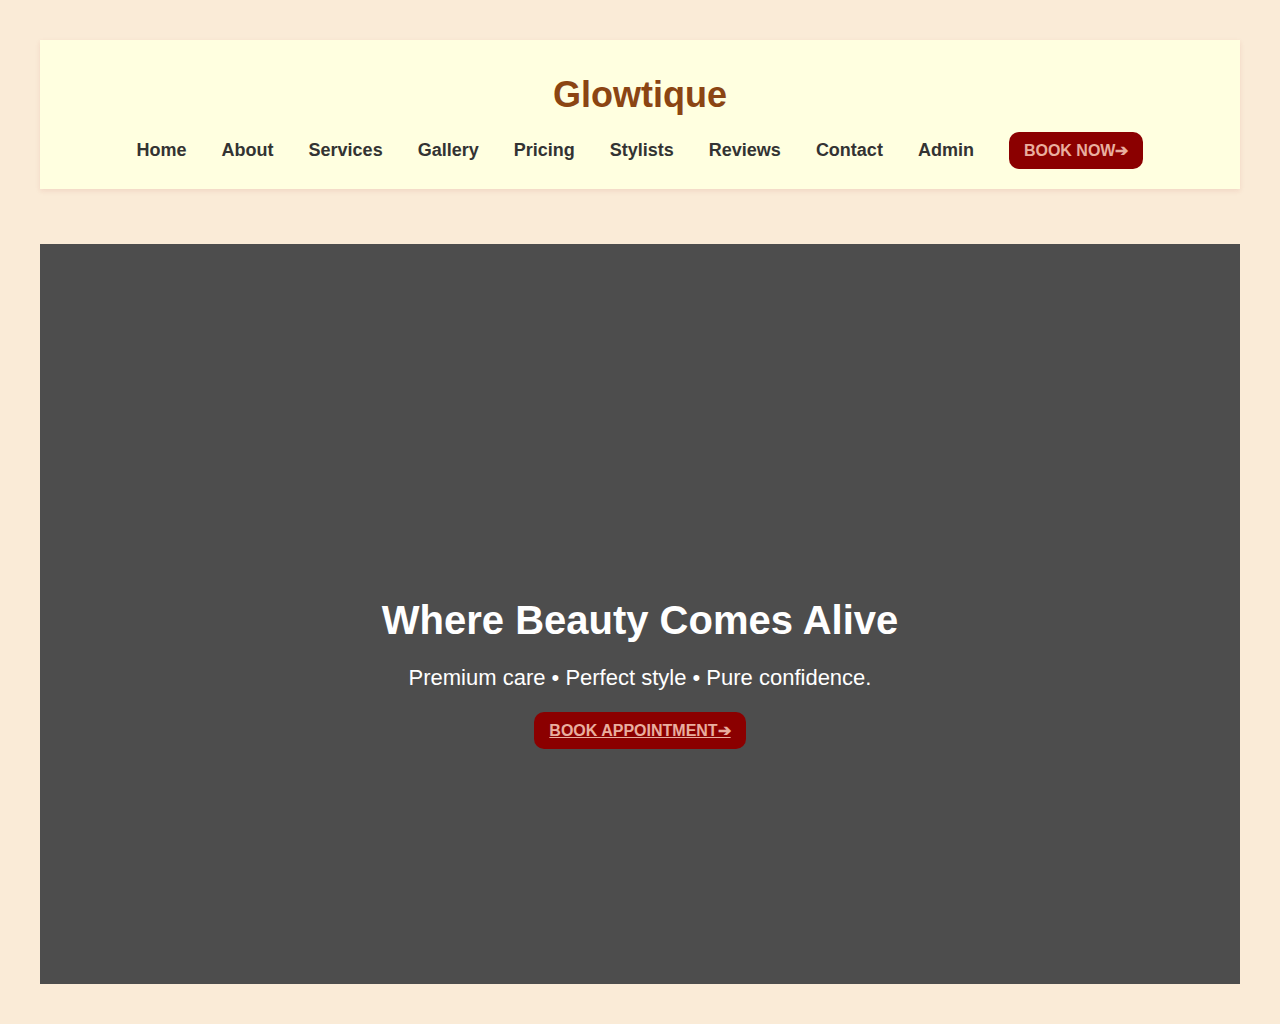
<file: index.html>
<!DOCTYPE html>
<html lang="en">
<head>
    <meta charset="UTF-8">
    <meta name="viewport" content="width=device-width, initial-scale=1.0">
    <title>Glowtique</title>
    <link rel="stylesheet" href="index.css">
</head>
<body>
    <header>
        <h1>Glowtique</h1>
        <nav>
            <ul>
                <li><a href="index.html">Home</a></li>
                <li><a href="about.html">About</a></li>
                <li><a href="services.html">Services</a></li>
                <li><a href="gallery.html">Gallery</a></li>
                <li><a href="pricing.html">Pricing</a></li>
                <li><a href="stylists.html">Stylists</a></li>
                <li><a href="reviews.html">Reviews</a></li>
                <li><a href="contact.html">Contact</a></li>
                <li><a class="admin-btn" href="admin_login.php" >Admin</a></li>
                <li><a class="book-btn" href="booking.html">BOOK NOW➔</a></li>   
            
            </ul>
        </nav>
    </header>
    <main>
        <section class="hero">
            <div class="hero-content">
                <h1>Where Beauty Comes Alive</h1>
                <p>Premium care • Perfect style • Pure confidence.</p>
                <a class="book-btn" href="booking.html">BOOK APPOINTMENT➔</a>
            </div>
        </section>
    </main>
</body>
</html>
</file>
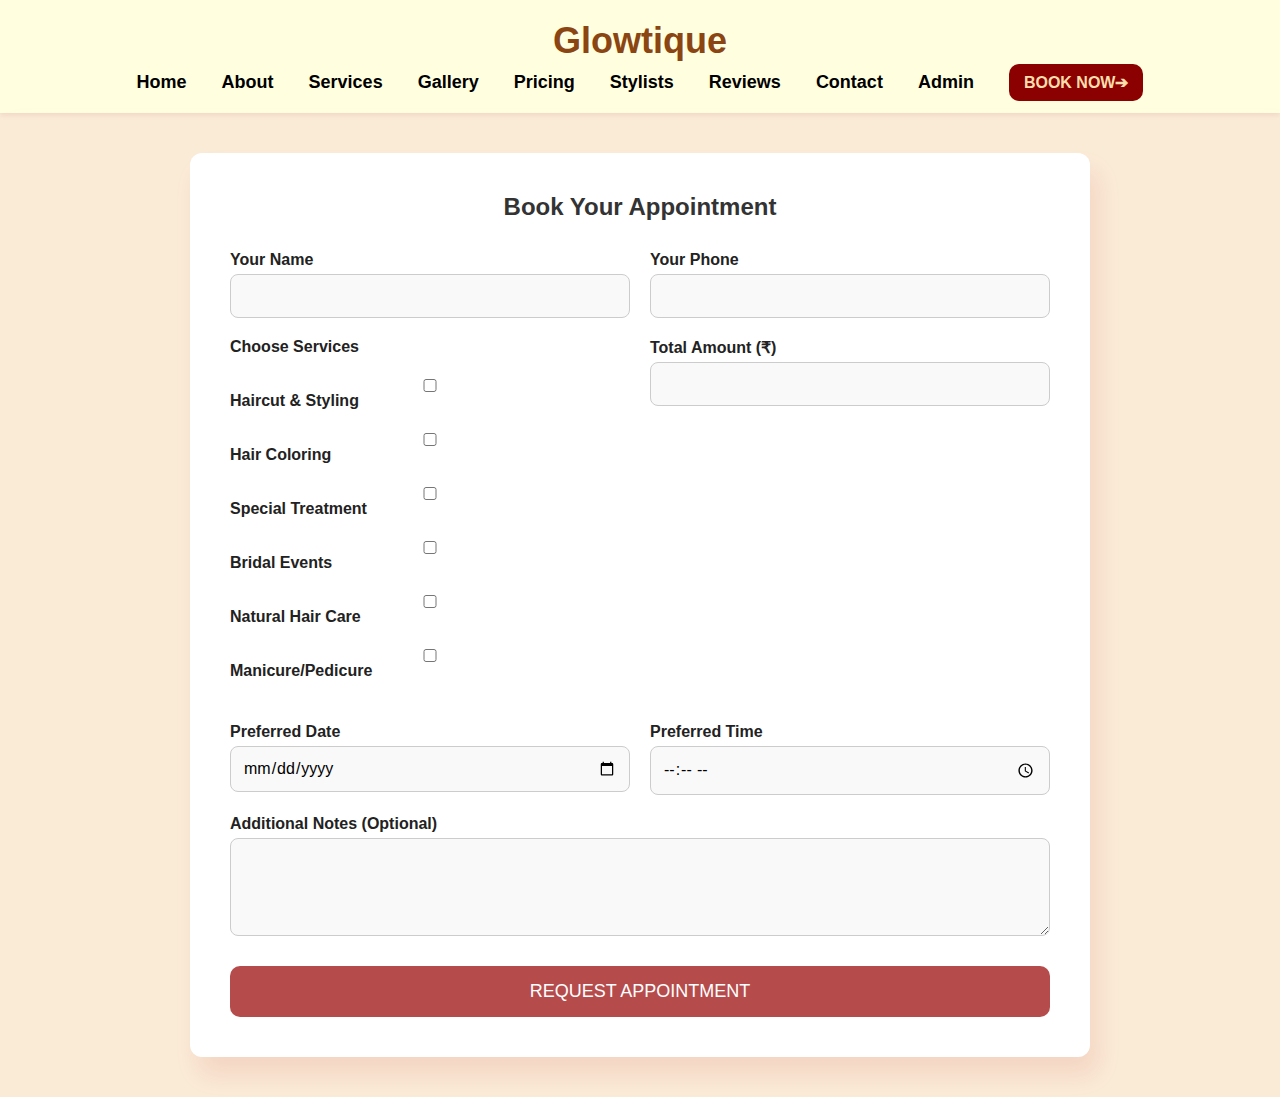
<file: booking.html>
<!DOCTYPE html>
<html lang="en">
<head>
  <meta charset="UTF-8">
  <title>Appointment Booking</title>
  <meta name="viewport" content="width=device-width, initial-scale=1.0">
  <link rel="stylesheet" href="booking.css">
  <script>
    // Service prices
    const servicePrices = {
      "Haircut & Styling": 1111,
      "Hair Coloring": 1600,
      "Special Treatment": 2799,
      "Bridal Events": 3000,
      "Natural Hair Care": 1999,
      "Manicure/Pedicure": 2000
    };

    // Calculate total amount based on checked services
    function calculateAmount() {
      let checkboxes = document.querySelectorAll('input[name="service[]"]:checked');
      let amount = 0;
      checkboxes.forEach(cb => {
        amount += servicePrices[cb.value] || 0;
      });
      document.getElementById("amount").value = amount;
    }

    // Validate form before submit
    function validateForm() {
      let checked = document.querySelectorAll('input[name="service[]"]:checked');
      if (checked.length === 0) {
        alert("Please select at least one service.");
        return false;
      }
      return true;
    }
  </script>
</head>
<body>
  <header>
    <h1>Glowtique</h1>
    <nav>
      <ul>
        <li><a href="index.html">Home</a></li>
        <li><a href="about.html">About</a></li>
        <li><a href="services.html">Services</a></li>
        <li><a href="gallery.html">Gallery</a></li>
        <li><a href="pricing.html">Pricing</a></li>
        <li><a href="stylists.html">Stylists</a></li>
        <li><a href="reviews.html">Reviews</a></li>
        <li><a href="contact.html">Contact</a></li>
        <li><a class="admin-btn" href="admin_login.php" >Admin</a></li>
        <li><a class="book-btn" href="booking.html">BOOK NOW➔</a></li>
      </ul>
    </nav>
  </header>

  <section class="booking-section">
    <form class="booking-form" action="booking.php" method="POST" onsubmit="return validateForm()">
      <h2>Book Your Appointment</h2>

      <div class="form-row">
        <div class="form-group">
          <label for="name">Your Name</label>
          <input type="text" id="name" name="name" required>
        </div>

        <div class="form-group">
          <label for="phone">Your Phone</label>
          <input type="tel" id="phone" name="phone" required>
        </div>

        <div class="form-group">
          <label>Choose Services</label><br>
          <input type="checkbox" id="service1" name="service[]" value="Haircut & Styling" onclick="calculateAmount()">
          <label for="service1">Haircut & Styling</label><br>

          <input type="checkbox" id="service2" name="service[]" value="Hair Coloring" onclick="calculateAmount()">
          <label for="service2">Hair Coloring</label><br>

          <input type="checkbox" id="service3" name="service[]" value="Special Treatment" onclick="calculateAmount()">
          <label for="service3">Special Treatment</label><br>

          <input type="checkbox" id="service4" name="service[]" value="Bridal Events" onclick="calculateAmount()">
          <label for="service4">Bridal Events</label><br>

          <input type="checkbox" id="service5" name="service[]" value="Natural Hair Care" onclick="calculateAmount()">
          <label for="service5">Natural Hair Care</label><br>

          <input type="checkbox" id="service6" name="service[]" value="Manicure/Pedicure" onclick="calculateAmount()">
          <label for="service6">Manicure/Pedicure</label><br>
        </div>

        <div class="form-group">
          <label for="amount">Total Amount (₹)</label>
          <input type="text" id="amount" name="amount" readonly required>
        </div>

        <div class="form-group">
          <label for="date">Preferred Date</label>
          <input type="date" id="date" name="date" required>
        </div>

        <div class="form-group">
          <label for="time">Preferred Time</label>
          <input type="time" id="time" name="time" required>
        </div>

        <div class="form-group full-width">
          <label for="message">Additional Notes (Optional)</label>
          <textarea id="message" name="message" rows="4"></textarea>
        </div>
      </div>

      <button type="submit" class="submit-btn">REQUEST APPOINTMENT</button>
    </form>
  </section>
</body>
</html>
</file>
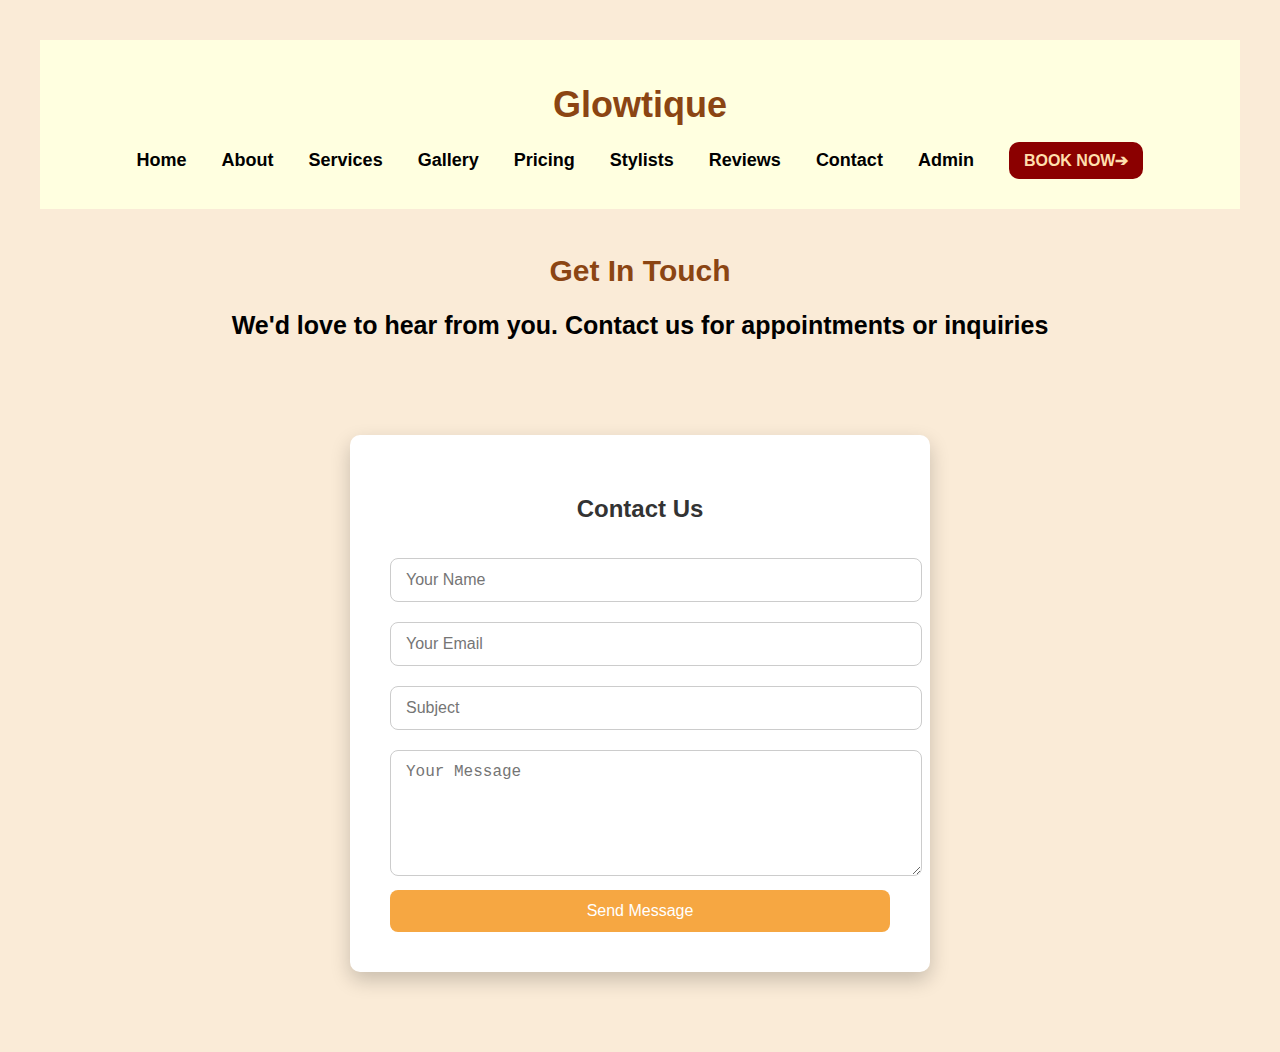
<file: contact.html>
<!DOCTYPE html>
<html lang="en">
<head>
  <meta charset="UTF-8" />
  <meta name="viewport" content="width=device-width, initial-scale=1.0"/>
  <title>Glowtique</title>
  <link rel="stylesheet" href="contact.css" />
</head>
<body>

  <header>
    <h1>Glowtique</h1>
    <nav>
      <ul>
        <li><a href="index.html">Home</a></li>
        <li><a href="about.html">About</a></li>
        <li><a href="services.html">Services</a></li>
        <li><a href="gallery.html">Gallery</a></li>
        <li><a href="pricing.html">Pricing</a></li>
        <li><a href="stylists.html">Stylists</a></li>
        <li><a href="reviews.html">Reviews</a></li>
        <li><a href="contact.html">Contact</a></li>  
        <li><a class="admin-btn" href="admin_login.php" >Admin</a></li>
        <li><a class="book-btn" href="booking.html">BOOK NOW➔</a></li>
      </ul>
    </nav>
  </header>

  <div class="section-title">
    <h2>Get In Touch</h2><br>
    <p class="subtitle">We'd love to hear from you. Contact us for appointments or inquiries</p>
  </div>
 
  <section class="contact-section">
    <div class="contact-container">
      <h2>Contact Us</h2>
      <form action="contact.php" method="POST">
        <input type="text" name="name" placeholder="Your Name" required>
        <input type="email" name="email" placeholder="Your Email" required>
        <input type="text" name="subject" placeholder="Subject" required>
        <textarea name="message" placeholder="Your Message" required></textarea>
        <button type="submit">Send Message</button>
      </form>
    </div>
  </section>

</body>
</html>
</file>
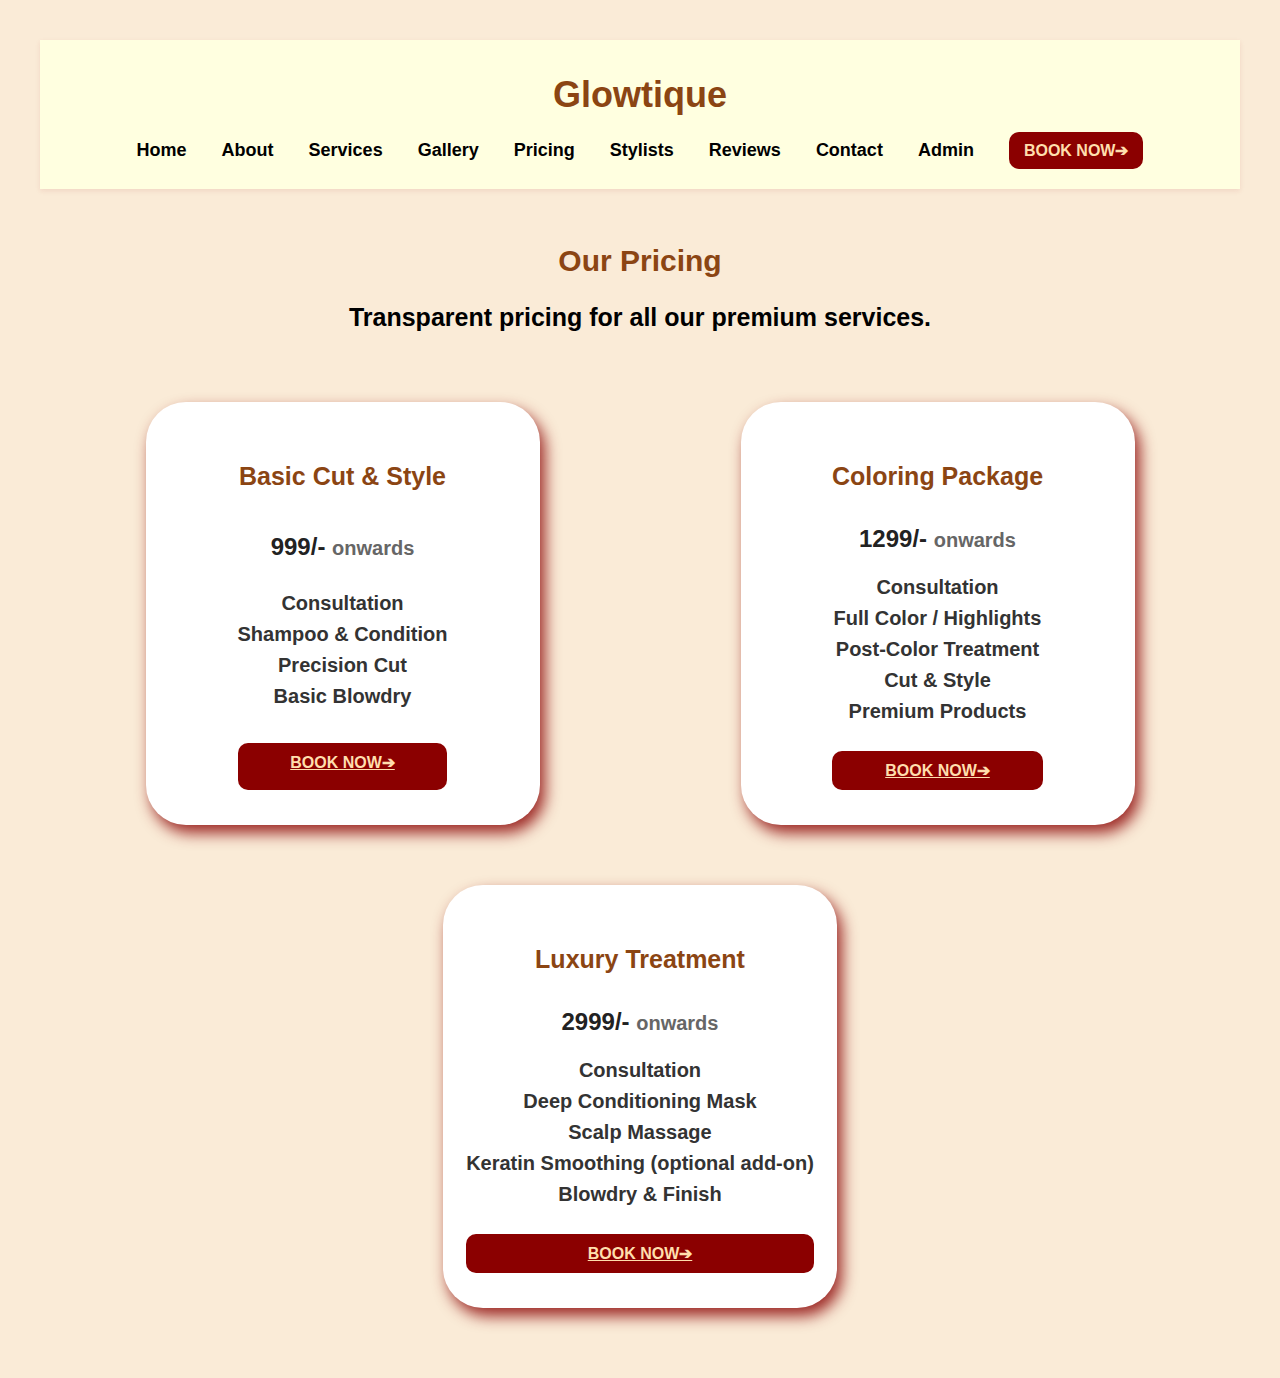
<file: pricing.html>
<!DOCTYPE html>
<html lang="en">
<head>
  <meta charset="UTF-8" />
  <meta name="viewport" content="width=device-width, initial-scale=1.0"/>
  <title>Our Pricing</title>
  <link rel="stylesheet" href="pricing.css" />
</head>
<body>
      <header>
        <h1>Glowtique</h1>
        <nav>
            <ul>
                <li><a href="index.html">Home</a></li>
                <li><a href="about.html">About</a></li>
                <li><a href="services.html">Services</a></li>
                <li><a href="gallery.html">Gallery</a></li>
                <li><a href="pricing.html">Pricing</a></li>
                <li><a href="stylists.html">Stylists</a></li>
                <li><a href="reviews.html">Reviews</a></li>
                <li><a href="contact.html">Contact</a></li>
                <li><a class="admin-btn" href="admin_login.php" >Admin</a></li> 
                <li><a class="book-btn" href="booking.html">BOOK NOW➔</a></li> 
            </ul>
        </nav>
    </header>
  <section class="pricing-section">
    <h2>Our Pricing</h2>
    <p class="subtitle">Transparent pricing for all our premium services.</p>

    <div class="pricing-cards">
    
      <div class="card">
        <h3>Basic Cut & Style</h3>
        <p class="price">999/- <span>onwards</span></p>
        <ul>
          <li>Consultation</li>
          <li>Shampoo & Condition</li>
          <li>Precision Cut</li>
          <li>Basic Blowdry</li>
        </ul>
        <a class="book-btn"href="booking.html">BOOK NOW➔</a>
      </div>

      
      <div class="card">
        <h3>Coloring Package</h3>
        <p class="price">1299/- <span>onwards</span></p>
        <ul>
          <li>Consultation</li>
          <li>Full Color / Highlights</li>
          <li>Post-Color Treatment</li>
          <li>Cut & Style</li>
          <li>Premium Products</li>
        </ul>
        <a class="book-btn"href="booking.html">BOOK NOW➔</a>
      </div>

    
      <div class="card">
        <h3>Luxury Treatment</h3>
        <p class="price">2999/- <span>onwards</span></p>
        <ul>
          <li>Consultation</li>
          <li>Deep Conditioning Mask</li>
          <li>Scalp Massage</li>
          <li>Keratin Smoothing (optional add-on)</li>
          <li>Blowdry & Finish</li>
        </ul>
        <a class="book-btn"href="booking.html">BOOK NOW➔</a>
      </div>
    </div>
  </section>
</body>
</html>
</file>
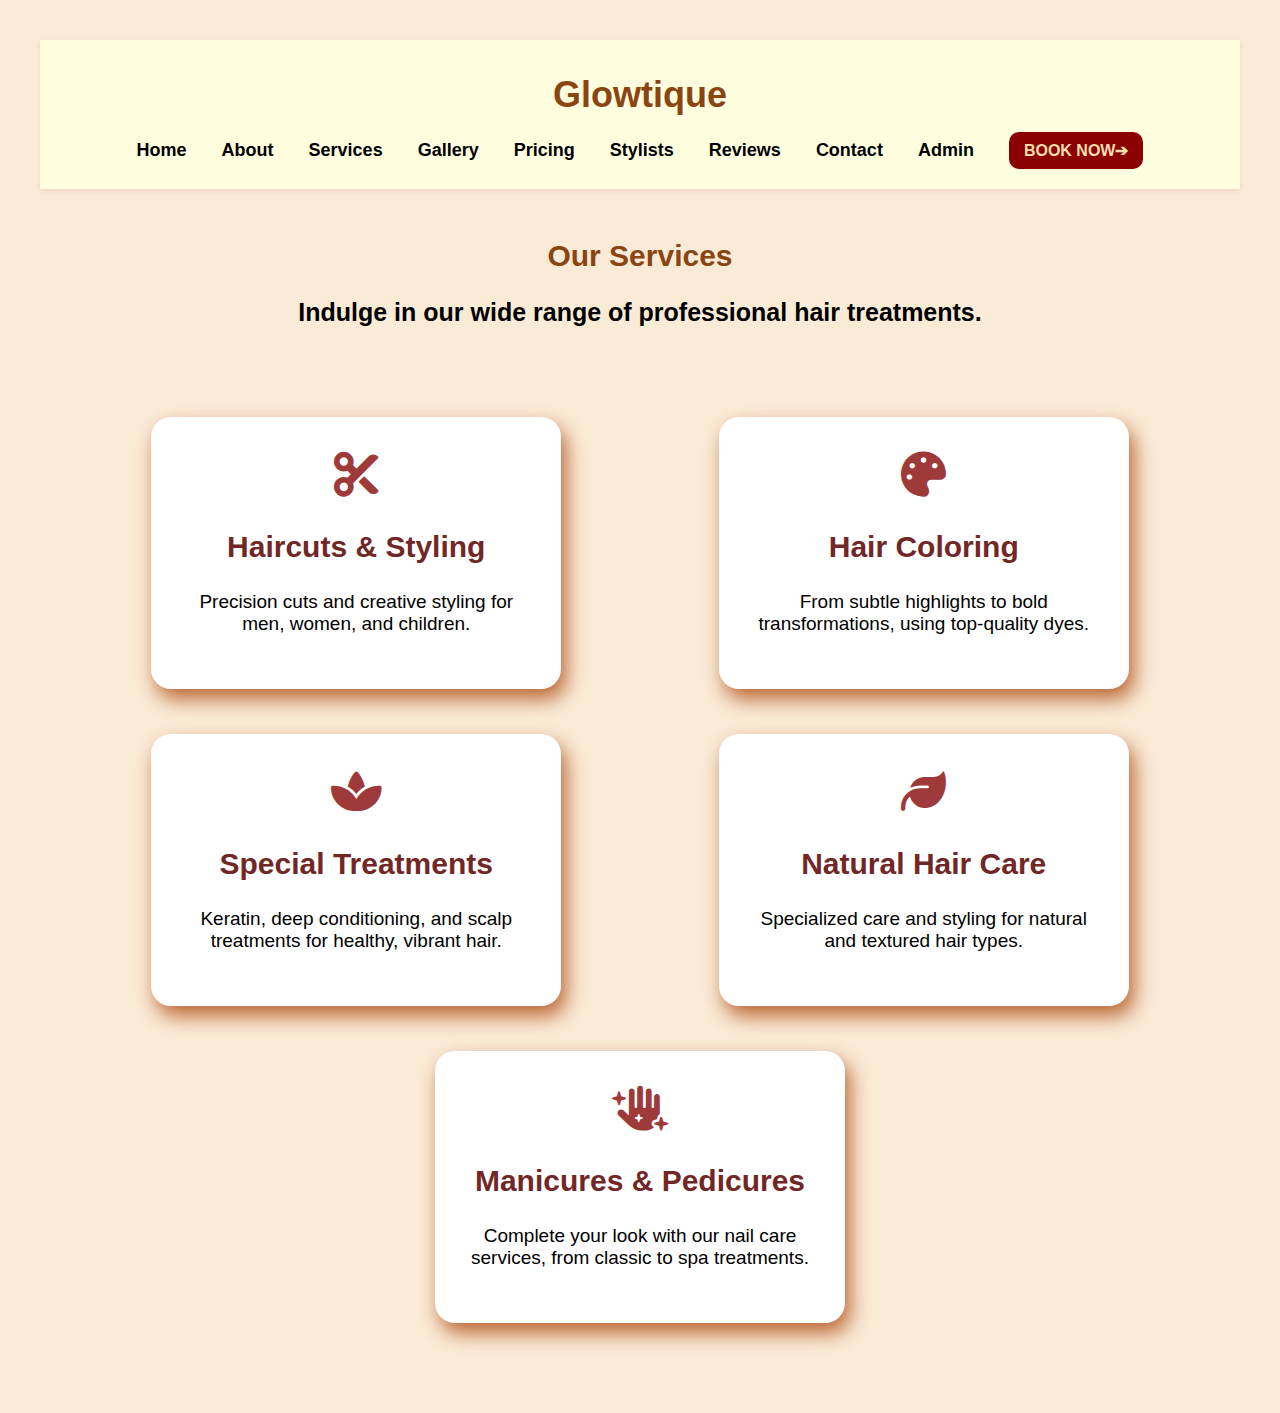
<file: services.html>
<!DOCTYPE html>
<html lang="en">
<head>
  <meta charset="UTF-8">
  <title>Our Services</title>
  <link rel="stylesheet" href="services.css">
  <!-- Font Awesome for icons -->
  <link rel="stylesheet" href="https://cdnjs.cloudflare.com/ajax/libs/font-awesome/6.4.0/css/all.min.css">
</head>
<body>
    <header>
        <h1>Glowtique</h1>
        <nav>
            <ul>
                <li><a href="index.html">Home</a></li>
                <li><a href="about.html">About</a></li>
                <li><a href="services.html">Services</a></li>
                <li><a href="gallery.html">Gallery</a></li>
                <li><a href="pricing.html">Pricing</a></li>
                <li><a href="stylists.html">Stylists</a></li>
                <li><a href="reviews.html">Reviews</a></li>
                <li><a href="contact.html">Contact</a></li>
                <li><a class="admin-btn" href="admin_login.php" >Admin</a></li>
                <li><a class="book-btn" href="booking.html">BOOK NOW➔</a></li>  
            </ul>
        </nav>
    </header>
  <section class="service-section">
  <h1>Our Services</h1>
  <p class="subtitle">Indulge in our wide range of professional hair treatments.</p>

  <div class="services">
    <div class="service-card">
      <i class="fas fa-scissors"></i>
      <h2>Haircuts & Styling</h2>
      <p>Precision cuts and creative styling for men, women, and children.</p>
    </div>

    <div class="service-card">
      <i class="fas fa-palette"></i>
      <h2>Hair Coloring</h2>
      <p>From subtle highlights to bold transformations, using top-quality dyes.</p>
    </div>

    <div class="service-card">
      <i class="fas fa-spa"></i>
      <h2>Special Treatments</h2>
      <p>Keratin, deep conditioning, and scalp treatments for healthy, vibrant hair.</p>
    </div>
  
    <div class="service-card">
      <i class="fas fa-leaf"></i>
      <h2>Natural Hair Care</h2>
      <p>Specialized care and styling for natural and textured hair types.</p>
    </div>

    <div class="service-card">
      <i class="fas fa-hand-sparkles"></i>
      <h2>Manicures & Pedicures</h2>
      <p>Complete your look with our nail care services, from classic to spa treatments.</p>
    </div>
  </div>
</section>
</body>
</html>
</file>
<file: index.css>
body{
    font-family:Arial,sans-serif;
    margin: 0;
    padding: 40px;
    background-color: antiquewhite;
    color:black;
}
header {
    background-color:lightyellow;
    padding: 10px;
    text-align: center;
    color:saddlebrown;
    font-size:18px;
    font-weight:bold;
    box-shadow: 0 2px 5px rgba(163, 41, 41, 0.1);
}
nav ul {
    list-style-type: none;
    padding: 0;
}
nav ul li {
    display: inline;
    margin: 0 15px;
    text-align:right;
    font-size: 18px;
    font-weight:bold;
}
nav a {
    text-decoration: none;
    color: #333;
}
.book-btn{
    background-color: darkred;
    color:rgb(233, 174, 159);
    padding:10px 15px;
    border-radius:10px;
    font-size:16px;
    font-weight: bold;
}
.hero {
  text-align: center;
  padding: 50px 30px;
}
.hero {
    position:relative;
    background: url('https://media.istockphoto.com/id/474847087/photo/female-hairdresser-using-hairbrush-and-hair-dryer.jpg?s=612x612&w=0&k=20&c=NNqA35v1vBzFCZsaQmftA8ItJpRPyaeu_6i4hDJmu8E=') no-repeat center center/cover;
    background-size: cover;
    color: gray;
    text-align: center;
    padding: 190px 50px;
    display: flex;
    justify-content: center;
    align-items: center;
    min-height: 40vh;
    background-color: gray;
    margin-top:55px;
}
.hero::before{
    content: "";
    position: absolute;
    top:0;
    left:0;
    width:100%;
    height:100%;
    background-color: rgba(0,0,0,0.4);
    /*z-index:1;*/
}
.hero-content{
    position:relative;
    /*z-index:2;*/
    color:white;
    text-align: center;
    margin-top: 80px;
}
.hero h1{
    font-size:40px;
    margin-top: 30px;
    margin-bottom:10px;
    color:white;
}
.hero p{
    font-size:22px;
    margin-bottom: 30px;
    color:white;
}
</file>
<file: pricing.css>
body {
  font-family: 'Segoe UI', sans-serif;
  margin: 0;
  padding:40px;
  background-color: antiquewhite;
  color: #333;
}
header {
    background-color:lightyellow;
    padding: 10px;
    text-align: center;
    color:saddlebrown;
    font-size:18px;
    font-weight:bold;
    box-shadow: 0 2px 5px rgba(163, 41, 41, 0.1);
}
nav ul {
    list-style-type: none;
    padding: 0;
}
nav ul li {
    display: inline;
    margin: 0 15px;
    text-align:right;
    font-size: 18px;
    font-weight:bold;
}
nav a {
    text-decoration: none;
    color: black;
}
.book-btn{
    background-color: darkred;
    color:navajowhite;
    padding:10px 15px;
    border-radius:10px;
    font-size:16px;
    font-weight: bold;
}
.pricing-section {
  text-align: center;
  padding: 30px 20px;
}

.pricing-section h2 {
  font-size: 30px;
  color: saddlebrown;
  margin-bottom: 10px;
}

.subtitle {
  font-size: 25px;
  color: black;
  margin-bottom: 40px;
  font-weight: bold;
}

.pricing-cards {
  display: flex;
  flex-wrap: wrap;
  justify-content: center;
  gap: 30px;
}

.card {
  background-color: #fff;
  padding: 35px 22px;
  border-radius: 40px;
  width: 350px;
  text-align: center;
  box-shadow: 5px 8px 15px rgba(139, 4, 4, 0.842);
  transition: transform 0.3s ease;
  /*--gap: 30px;--*/
  display:grid;
  /*-- justify-items: center; 
  grid-template-columns: repeat(3,1fr);--*/
  justify-content: space-around;
  grid-template-rows: repeat(2,auto);
  max-width: 1000px;
  margin:0 auto;
  margin-top:30px;
}
.card:hover {
  transform: translateY(-5px);
}

.card h3 {
  color: saddlebrown;
  font-size: 25px;
  margin-bottom: 10px;
}

.price {
  font-size: 24px;
  font-weight: bold;
  color: #222;
  margin-bottom: 15px;
}

.price span {
  font-size: 20px;
  font-weight: normal;
  color: #666;
  font-weight:bold ;
}

.card ul {
  list-style: none;
  padding: 0;
  margin: 0 0 20px;
}

.card ul li {
  margin: 8px 0;
  font-size: 20px;
  font-weight: bold;
}

button {
  padding: 10px 20px;
  border: 2px solid #5a2d1e;
  background-color: transparent;
  color: saddlebrown;
  font-weight: bold;
  border-radius: 25px;
  cursor: pointer;
  transition: all 0.3s;
  font-size: 20px;
}

button:hover {
  background-color: #5a2d1e;
  color: #fff;
}

button.filled {
  background-color: #5a2d1e;
  color: #fff;
  border: none;
}
</file>
<file: services.css>
body {
  font-family: 'Segoe UI', Tahoma, Geneva, Verdana, sans-serif;
  background-color: antiquewhite;
  margin: 0;
  padding: 40px;
  color: #3b2c2c;
}
header {
    background-color:lightyellow;
    padding: 10px;
    text-align: center;
    color:saddlebrown;
    font-size:18px;
    font-weight:bold;
    box-shadow: 0 2px 5px rgba(163, 41, 41, 0.1);
}
nav ul {
    list-style-type: none;
    padding: 0;
}
nav ul li {
    display: inline;
    margin: 0 15px;
    text-align:right;
    font-size: 18px;
    font-weight:bold;
}
nav a {
    text-decoration: none;
    color: black;
}
.book-btn{
    background-color: darkred;
    color:navajowhite;
    padding:10px 15px;
    border-radius:10px;
    font-size:16px;
    font-weight: bold;
}
/*.service-section {
  text-align: center;
  padding: 50px 30px;
}*/
.service-section h1 {
  font-size: 30px;
  margin-top:50px;
  margin-bottom: 10px;
  color: saddlebrown;
  text-align: center;
}
.subtitle {
  text-align: center;
  font-size: 25px;
  font-weight: bold;
  color:black;
  margin-bottom: 30px;
}

.services {
  display: flex;
  flex-wrap: wrap;
  justify-content: center;
  grid-template-columns: repeat(auto-fill, minmax(700px, 1fr));
  padding: 50px;
  margin: 0%;
  gap:35px;
}
.service-card {
  background-color:white;
  border-radius: 20px;
  padding: 35px 30px;
  width: 350px;
  text-align: center;
  transition: transform 0.3s ease;
  box-shadow: 5px 10px 20px rgba(168, 63, 2, 0.767);
  /*--gap: 30px;--*/
  display:grid;
  /*-- justify-items: center; 
  grid-template-columns: repeat(3,1fr);--*/
  justify-content: space-evenly;
  grid-template-rows: repeat(2,auto);
  max-width: 1000px;
  margin:0 auto;
  margin-top:10px;
}
.service-card:hover {
  transform: translateY(-5px);
}

.service-card i {
  font-size: 45px;
  color: #9e3a3a;
  margin-bottom: 8px;
}

.service-card h2 {
  font-size: 30px;
  margin-bottom: 8px;
  color: #722727;
  text-align: center;
}

.service-card p {
  font-size: 19px;
  color:black;
}
</file>
<file: booking.css>
/* General Reset */
* {
  margin: 0;
  padding: 0;
  box-sizing: border-box;
  font-family: 'Segoe UI', Tahoma, Geneva, Verdana, sans-serif;
}

/* Body Style */
body {
  background-color: antiquewhite;
}

/* Header Style */
header {
  background-color: lightyellow;
  padding: 20px;
  text-align: center;
  color:saddlebrown;
  font-size:18px;
  font-weight:bold;
  box-shadow: 0 2px 5px rgba(163, 41, 41, 0.1);
}

/* Navbar Style */
nav ul {
  list-style-type: none;
  padding: 0;
  text-align: center;
  margin-top: 10px;
}

nav ul li {
  display: inline-block;
  margin: 0 15px;
  font-size: 18px;
  font-weight: bold;
}

nav a {
  text-decoration: none;
  color: black;
}
.book-btn{
    background-color: darkred;
    color:navajowhite;
    padding:10px 15px;
    border-radius:10px;
    font-size:16px;
    font-weight: bold;
}


    .booking-section {
      display: flex;
      justify-content: center;
      align-items: center;
      min-height: 100vh;
      padding: 40px 20px;
      box-shadow: 8px 18px 25px rgba(194, 26, 26, 0.1);
    }

    .booking-form {
      background-color: #fff;
      padding: 40px;
      border-radius: 12px;
      box-shadow: 8px 18px 25px rgba(194, 26, 26, 0.1);
      max-width: 900px;
      width: 100%;
    }

    .booking-form h2 {
      text-align: center;
      margin-bottom: 30px;
      color: #333;
      font-weight: bold;
    }

    .form-row {
      display: flex;
      flex-wrap: wrap;
      gap: 20px;
    }

    .form-group {
      flex: 1 1 45%;
      display: flex;
      flex-direction: column;
      font-weight: bold;
    }

    .form-group label {
      margin-bottom: 5px;
      color: #555;
      font-weight: bold;
    }

    .form-group input,
    .form-group select,
    .form-group textarea {
      padding: 12px;
      border-radius: 8px;
      border: 1px solid #ccc;
      font-size: 16px;
      background-color: #f9f9f9;
      transition: border 0.3s ease;
      
    }

    .form-group input:focus,
    .form-group select:focus,
    .form-group textarea:focus {
      border-color: #cc5c5c;
      outline: none;
    }

    .form-group.full-width {
      flex: 1 1 100%;
    }

    /*.form-group textarea {
      resize: vertical;
    }*/
    /* ======  Services box & bold headings  ====== */

/* (Optional) if you want every form label already bold you can skip this,
   but keeping for clarity */
.booking-form label {
  font-weight: 700;   /* ensure headings like Your Name, Your Phone are bold */
  color: #222;
}

/* Bordered box only for the Choose Services group */
.services-box {
  border: 2px solid #ccc;     /* the “box” border */
  border-radius: 8px;
  padding: 12px 16px;
  margin-top: 8px;
  background: #fff;
}

/* Inside the box, service option labels normal weight */
.services-box label {
  font-weight: 400;
  display: inline-block;
  margin: 4px 0;
}



    .submit-btn {
      margin-top: 30px;
      width: 100%;
      background-color: #b64b4b;
      color: white;
      border: none;
      padding: 15px;
      border-radius: 10px;
      font-size: 18px;
      cursor: pointer;
      transition: background 0.3s ease;
    }

    .submit-btn:hover {
      background-color: #8f3e3e;
    }
</file>
<file: contact.css>
/* General Reset */

  

/* Body Style */
body {
  background-color: antiquewhite;
  margin: 0;
  padding: 40px;
  box-sizing: border-box;
  font-family: 'Segoe UI', Tahoma, Geneva, Verdana, sans-serif;
}


/* Header Style */
header {
  background-color: lightyellow;
  padding: 20px;
  text-align: center;
  color:saddlebrown;
  font-size:18px;
  font-weight:bold;
}

/* Navbar Style */
nav ul {
  list-style-type: none;
  padding: 0;
  text-align: center;
  margin-top: 10px;
}

nav ul li {
  display: inline-block;
  margin: 0 15px;
  font-size: 18px;
  font-weight: bold;
}

nav a {
  text-decoration: none;
  color: black;
}
.book-btn{
    background-color: darkred;
    color:navajowhite;
    padding:10px 15px;
    border-radius:10px;
    font-size:16px;
    font-weight: bold;
}
.section-title {
  text-align: center;
  padding: 20px;
}
.section-title h2 {
  font-size: 30px;
  /*margin-bottom: 10px;*/
  color: saddlebrown;
  text-align: center;
  margin-bottom: 5px;
}
.subtitle {
  text-align: center;
  font-size: 25px;
  margin-top:0;
  font-weight: bold;
  color:black
  /*margin-bottom: 25px;*/
}
/* ✅ Contact Section Centering */
.contact-section {
  display: flex;
  justify-content: center;
  align-items: flex-start;
  padding:20px 20px;
  margin-top:10px;
  min-height: auto; /* Adjust if your header is taller */
  padding: 40px 20px;
}

/* Contact Form Styling */
.contact-container {
  background-color: #fff;
  padding: 40px;
  border-radius: 10px;
  box-shadow: 0 8px 20px rgba(0,0,0,0.2);
  width: 100%;
  max-width: 500px;
}

.contact-container h2 {
  text-align: center;
  margin-bottom: 25px;
  color: #333;
}

.contact-container input,
.contact-container textarea {
  width: 100%;
  padding: 12px 15px;
  margin: 10px 0;
  border: 1px solid #ccc;
  border-radius: 8px;
  font-size: 16px;
  transition: 0.3s ease;
}

.contact-container input:focus,
.contact-container textarea:focus {
  border-color: #fda085;
  outline: none;
  box-shadow: 0 0 5px #fda085;
}

.contact-container textarea {
  resize: vertical;
  min-height: 100px;
}

.contact-container button {
  background-color: #f6a742;
  color: white;
  border: none;
  padding: 12px 20px;
  border-radius: 8px;
  cursor: pointer;
  font-size: 16px;
  width: 100%;
  transition: background-color 0.3s ease;
}

.contact-container button:hover {
  background-color: #e08e2f;
}
</file>
